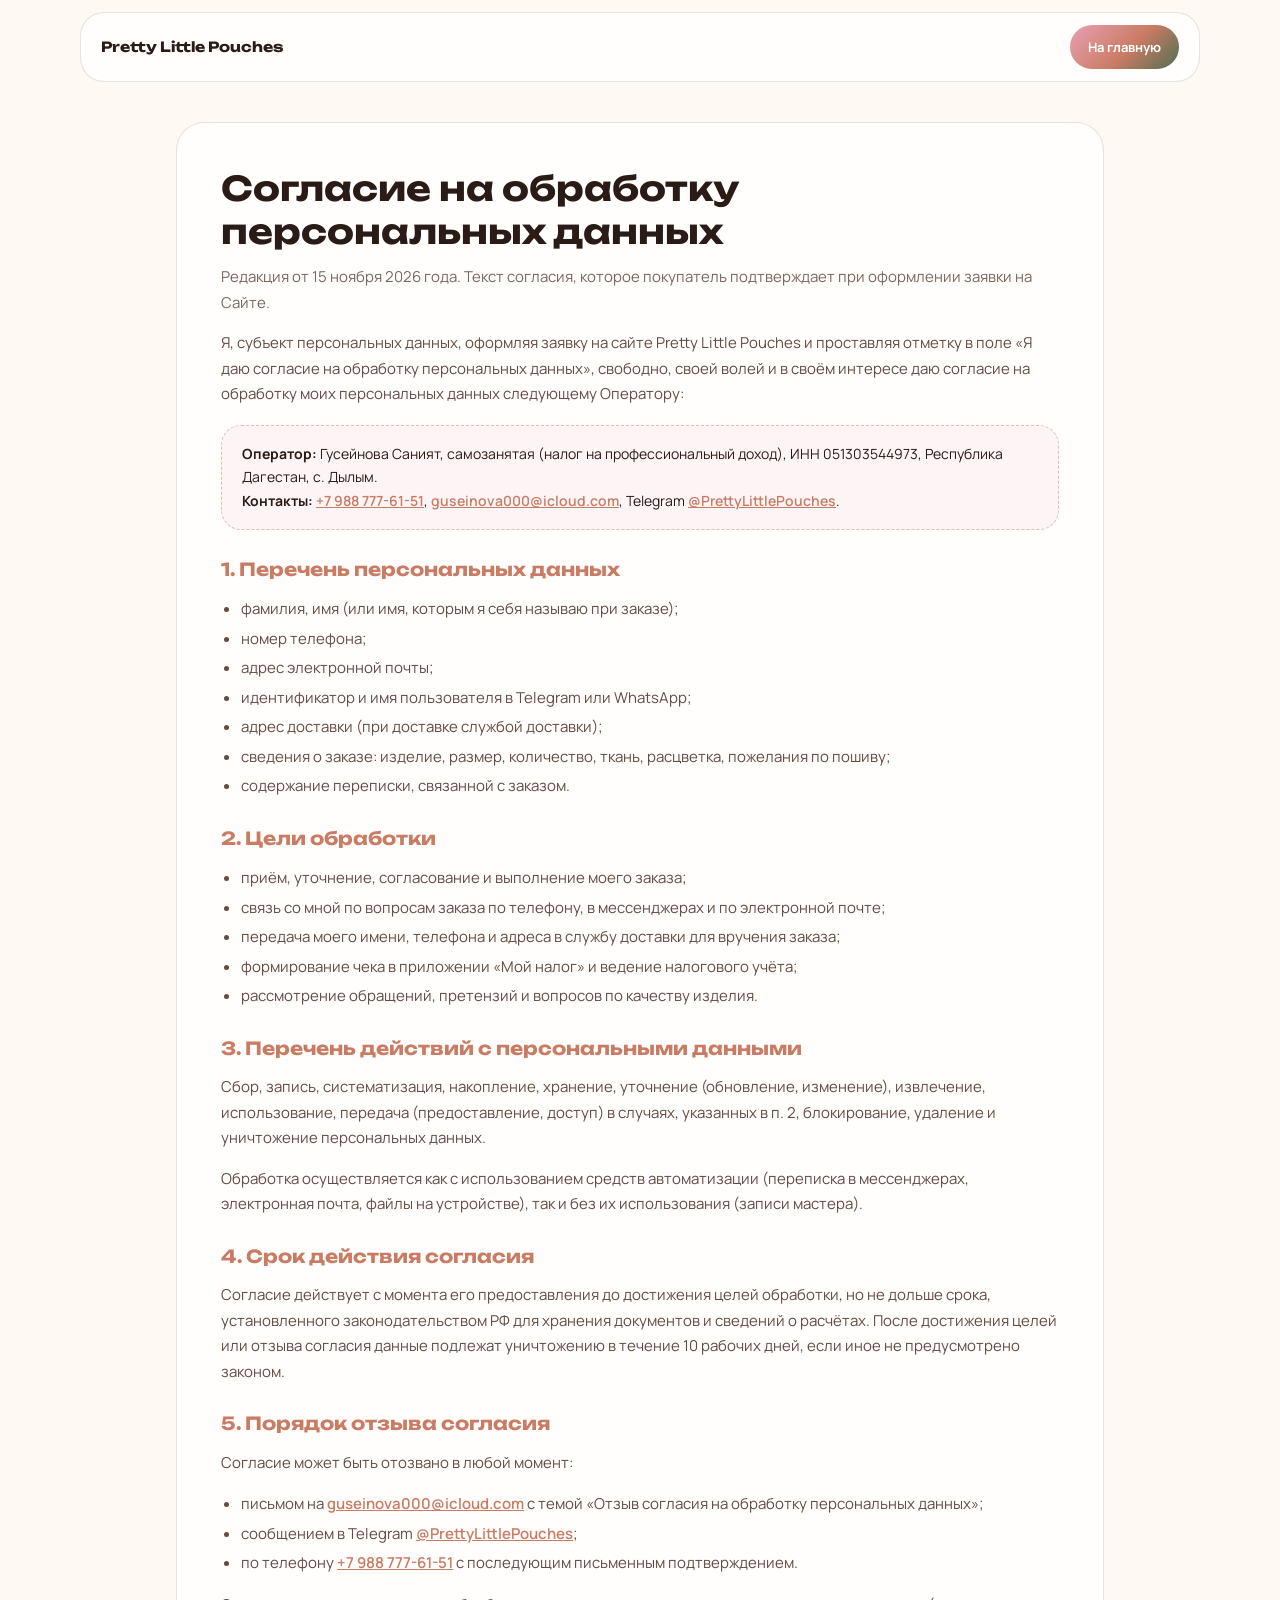
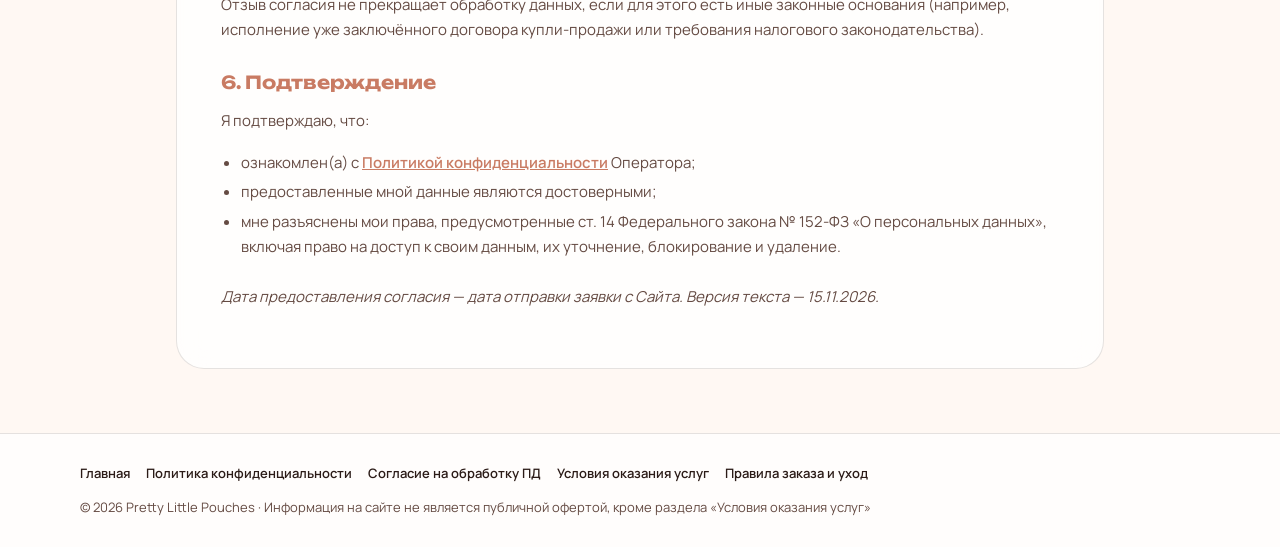
<file: consent.html>
<!doctype html>
<html lang="ru">
  <head>
    <meta charset="UTF-8" />
    <meta name="viewport" content="width=device-width, initial-scale=1.0" />
    <title>Согласие на обработку персональных данных — Pretty Little Pouches</title>
    <meta name="description" content="Текст согласия на обработку персональных данных, которое покупатель даёт при оформлении заявки на сайте Pretty Little Pouches." />
    <link rel="preconnect" href="https://fonts.googleapis.com" />
    <link rel="preconnect" href="https://fonts.gstatic.com" crossorigin />
    <link href="https://fonts.googleapis.com/css2?family=Manrope:wght@400;500;600;700&family=Unbounded:wght@600;700&display=swap" rel="stylesheet" />
    <link rel="stylesheet" href="./legal.css" />
    <script>
      if (localStorage.getItem("plp_theme_v1") === "dark") {
        document.documentElement.setAttribute("data-theme", "dark");
      }
    </script>
  </head>
  <body>
    <header>
      <a href="./index.html" class="brand font-heading">Pretty Little Pouches</a>
      <a href="./index.html" class="btn-back">На главную</a>
    </header>

    <main>
      <div class="wrap">
        <article class="doc-card">
          <h1>Согласие на обработку персональных данных</h1>
          <p class="doc-meta">Редакция от 15 ноября 2026 года. Текст согласия, которое покупатель подтверждает при оформлении заявки на Сайте.</p>

          <p>Я, субъект персональных данных, оформляя заявку на сайте Pretty Little Pouches и проставляя отметку в поле «Я даю согласие на обработку персональных данных», свободно, своей волей и в своём интересе даю согласие на обработку моих персональных данных следующему Оператору:</p>

          <div class="notice-box">
            <strong>Оператор:</strong> Гусейнова Саният, самозанятая (налог на профессиональный доход), ИНН 051303544973, Республика Дагестан, с. Дылым.<br />
            <strong>Контакты:</strong> <a href="tel:+79887776151">+7 988 777-61-51</a>, <a href="mailto:guseinova000@icloud.com">guseinova000@icloud.com</a>, Telegram <a href="https://t.me/PrettyLittlePouches" target="_blank" rel="noopener noreferrer">@PrettyLittlePouches</a>.
          </div>

          <h2>1. Перечень персональных данных</h2>
          <ul>
            <li>фамилия, имя (или имя, которым я себя называю при заказе);</li>
            <li>номер телефона;</li>
            <li>адрес электронной почты;</li>
            <li>идентификатор и имя пользователя в Telegram или WhatsApp;</li>
            <li>адрес доставки (при доставке службой доставки);</li>
            <li>сведения о заказе: изделие, размер, количество, ткань, расцветка, пожелания по пошиву;</li>
            <li>содержание переписки, связанной с заказом.</li>
          </ul>

          <h2>2. Цели обработки</h2>
          <ul>
            <li>приём, уточнение, согласование и выполнение моего заказа;</li>
            <li>связь со мной по вопросам заказа по телефону, в мессенджерах и по электронной почте;</li>
            <li>передача моего имени, телефона и адреса в службу доставки для вручения заказа;</li>
            <li>формирование чека в приложении «Мой налог» и ведение налогового учёта;</li>
            <li>рассмотрение обращений, претензий и вопросов по качеству изделия.</li>
          </ul>

          <h2>3. Перечень действий с персональными данными</h2>
          <p>Сбор, запись, систематизация, накопление, хранение, уточнение (обновление, изменение), извлечение, использование, передача (предоставление, доступ) в случаях, указанных в п. 2, блокирование, удаление и уничтожение персональных данных.</p>
          <p>Обработка осуществляется как с использованием средств автоматизации (переписка в мессенджерах, электронная почта, файлы на устройстве), так и без их использования (записи мастера).</p>

          <h2>4. Срок действия согласия</h2>
          <p>Согласие действует с момента его предоставления до достижения целей обработки, но не дольше срока, установленного законодательством РФ для хранения документов и сведений о расчётах. После достижения целей или отзыва согласия данные подлежат уничтожению в течение 10 рабочих дней, если иное не предусмотрено законом.</p>

          <h2>5. Порядок отзыва согласия</h2>
          <p>Согласие может быть отозвано в любой момент:</p>
          <ul>
            <li>письмом на <a href="mailto:guseinova000@icloud.com">guseinova000@icloud.com</a> с темой «Отзыв согласия на обработку персональных данных»;</li>
            <li>сообщением в Telegram <a href="https://t.me/PrettyLittlePouches" target="_blank" rel="noopener noreferrer">@PrettyLittlePouches</a>;</li>
            <li>по телефону <a href="tel:+79887776151">+7 988 777-61-51</a> с последующим письменным подтверждением.</li>
          </ul>
          <p>Отзыв согласия не прекращает обработку данных, если для этого есть иные законные основания (например, исполнение уже заключённого договора купли-продажи или требования налогового законодательства).</p>

          <h2>6. Подтверждение</h2>
          <p>Я подтверждаю, что:</p>
          <ul>
            <li>ознакомлен(а) с <a href="./privacy.html">Политикой конфиденциальности</a> Оператора;</li>
            <li>предоставленные мной данные являются достоверными;</li>
            <li>мне разъяснены мои права, предусмотренные ст. 14 Федерального закона № 152-ФЗ «О персональных данных», включая право на доступ к своим данным, их уточнение, блокирование и удаление.</li>
          </ul>

          <p class="doc-sign">Дата предоставления согласия — дата отправки заявки с Сайта. Версия текста — 15.11.2026.</p>
        </article>
      </div>
    </main>

    <footer>
      <div class="footer-inner">
        <div class="footer-links">
          <a href="./index.html">Главная</a>
          <a href="./privacy.html">Политика конфиденциальности</a>
          <a href="./consent.html">Согласие на обработку ПД</a>
          <a href="./offer.html">Условия оказания услуг</a>
          <a href="./rules.html">Правила заказа и уход</a>
        </div>
        <div>© 2026 Pretty Little Pouches · Информация на сайте не является публичной офертой, кроме раздела «Условия оказания услуг»</div>
      </div>
    </footer>
  </body>
</html>
</file>
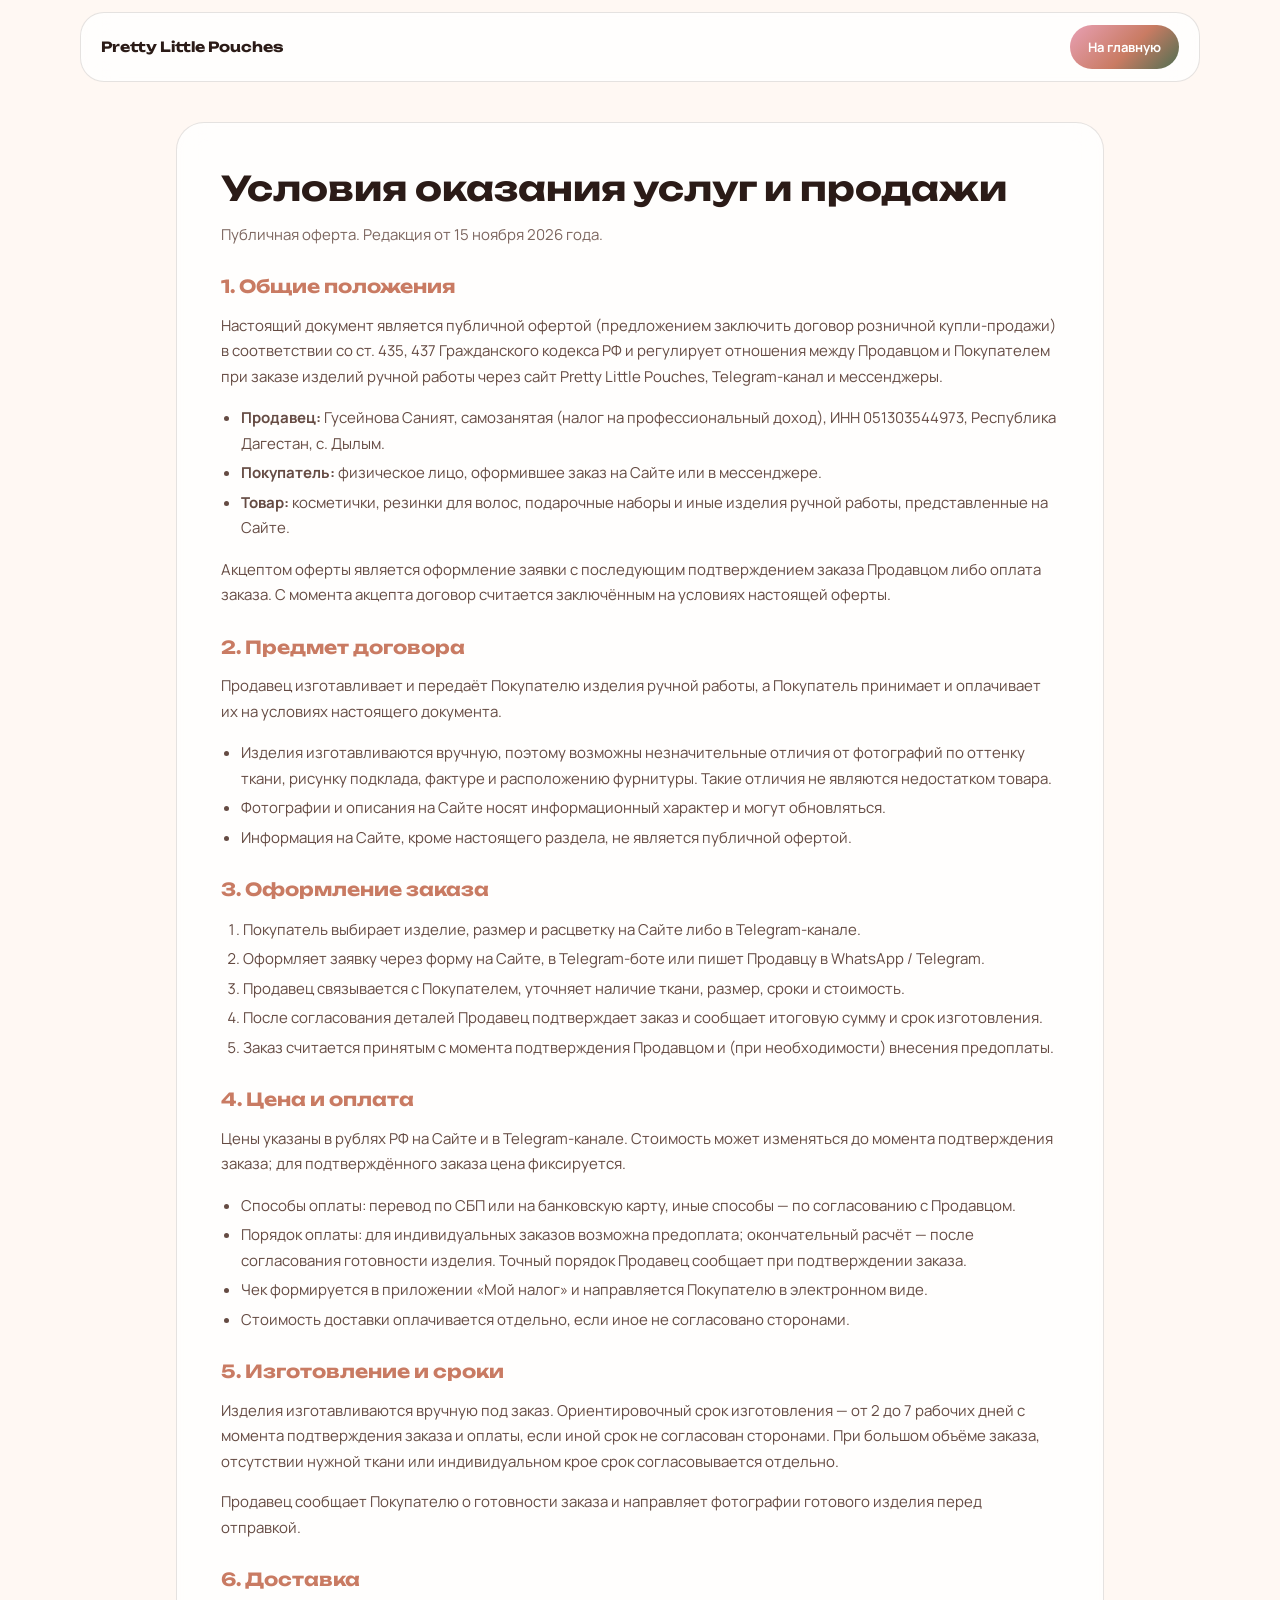
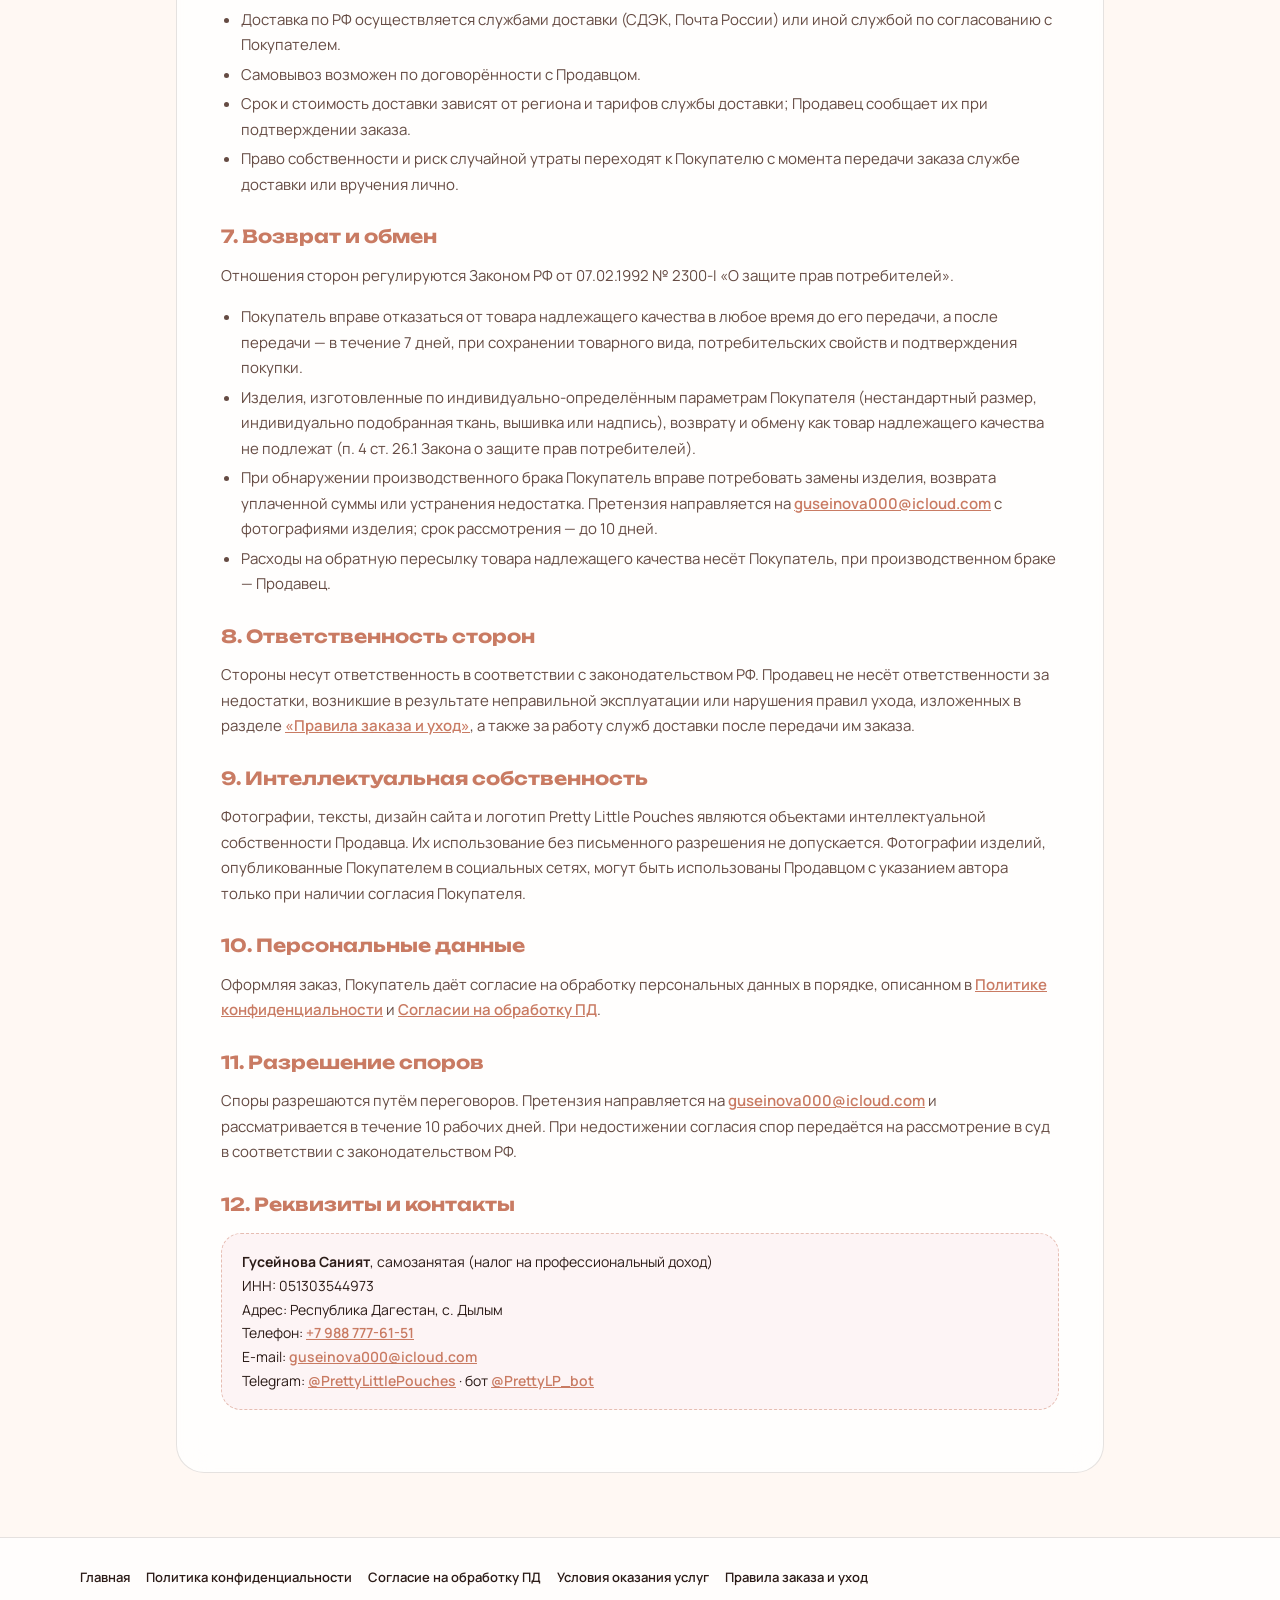
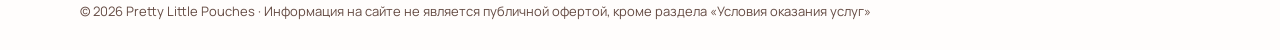
<file: offer.html>
<!doctype html>
<html lang="ru">
  <head>
    <meta charset="UTF-8" />
    <meta name="viewport" content="width=device-width, initial-scale=1.0" />
    <title>Условия оказания услуг и продажи — Pretty Little Pouches</title>
    <meta name="description" content="Условия заказа, оплаты, изготовления, доставки и возврата изделий ручной работы Pretty Little Pouches." />
    <link rel="preconnect" href="https://fonts.googleapis.com" />
    <link rel="preconnect" href="https://fonts.gstatic.com" crossorigin />
    <link href="https://fonts.googleapis.com/css2?family=Manrope:wght@400;500;600;700&family=Unbounded:wght@600;700&display=swap" rel="stylesheet" />
    <link rel="stylesheet" href="./legal.css" />
    <script>
      if (localStorage.getItem("plp_theme_v1") === "dark") {
        document.documentElement.setAttribute("data-theme", "dark");
      }
    </script>
  </head>
  <body>
    <header>
      <a href="./index.html" class="brand font-heading">Pretty Little Pouches</a>
      <a href="./index.html" class="btn-back">На главную</a>
    </header>

    <main>
      <div class="wrap">
        <article class="doc-card">
          <h1>Условия оказания услуг и продажи</h1>
          <p class="doc-meta">Публичная оферта. Редакция от 15 ноября 2026 года.</p>

          <h2>1. Общие положения</h2>
          <p>Настоящий документ является публичной офертой (предложением заключить договор розничной купли-продажи) в соответствии со ст. 435, 437 Гражданского кодекса РФ и регулирует отношения между Продавцом и Покупателем при заказе изделий ручной работы через сайт Pretty Little Pouches, Telegram-канал и мессенджеры.</p>
          <ul>
            <li><strong>Продавец:</strong> Гусейнова Саният, самозанятая (налог на профессиональный доход), ИНН 051303544973, Республика Дагестан, с. Дылым.</li>
            <li><strong>Покупатель:</strong> физическое лицо, оформившее заказ на Сайте или в мессенджере.</li>
            <li><strong>Товар:</strong> косметички, резинки для волос, подарочные наборы и иные изделия ручной работы, представленные на Сайте.</li>
          </ul>
          <p>Акцептом оферты является оформление заявки с последующим подтверждением заказа Продавцом либо оплата заказа. С момента акцепта договор считается заключённым на условиях настоящей оферты.</p>

          <h2>2. Предмет договора</h2>
          <p>Продавец изготавливает и передаёт Покупателю изделия ручной работы, а Покупатель принимает и оплачивает их на условиях настоящего документа.</p>
          <ul>
            <li>Изделия изготавливаются вручную, поэтому возможны незначительные отличия от фотографий по оттенку ткани, рисунку подклада, фактуре и расположению фурнитуры. Такие отличия не являются недостатком товара.</li>
            <li>Фотографии и описания на Сайте носят информационный характер и могут обновляться.</li>
            <li>Информация на Сайте, кроме настоящего раздела, не является публичной офертой.</li>
          </ul>

          <h2>3. Оформление заказа</h2>
          <ol>
            <li>Покупатель выбирает изделие, размер и расцветку на Сайте либо в Telegram-канале.</li>
            <li>Оформляет заявку через форму на Сайте, в Telegram-боте или пишет Продавцу в WhatsApp / Telegram.</li>
            <li>Продавец связывается с Покупателем, уточняет наличие ткани, размер, сроки и стоимость.</li>
            <li>После согласования деталей Продавец подтверждает заказ и сообщает итоговую сумму и срок изготовления.</li>
            <li>Заказ считается принятым с момента подтверждения Продавцом и (при необходимости) внесения предоплаты.</li>
          </ol>

          <h2>4. Цена и оплата</h2>
          <p>Цены указаны в рублях РФ на Сайте и в Telegram-канале. Стоимость может изменяться до момента подтверждения заказа; для подтверждённого заказа цена фиксируется.</p>
          <ul>
            <li>Способы оплаты: перевод по СБП или на банковскую карту, иные способы — по согласованию с Продавцом.</li>
            <li>Порядок оплаты: для индивидуальных заказов возможна предоплата; окончательный расчёт — после согласования готовности изделия. Точный порядок Продавец сообщает при подтверждении заказа.</li>
            <li>Чек формируется в приложении «Мой налог» и направляется Покупателю в электронном виде.</li>
            <li>Стоимость доставки оплачивается отдельно, если иное не согласовано сторонами.</li>
          </ul>

          <h2>5. Изготовление и сроки</h2>
          <p>Изделия изготавливаются вручную под заказ. Ориентировочный срок изготовления — от 2 до 7 рабочих дней с момента подтверждения заказа и оплаты, если иной срок не согласован сторонами. При большом объёме заказа, отсутствии нужной ткани или индивидуальном крое срок согласовывается отдельно.</p>
          <p>Продавец сообщает Покупателю о готовности заказа и направляет фотографии готового изделия перед отправкой.</p>

          <h2>6. Доставка</h2>
          <ul>
            <li>Доставка по РФ осуществляется службами доставки (СДЭК, Почта России) или иной службой по согласованию с Покупателем.</li>
            <li>Самовывоз возможен по договорённости с Продавцом.</li>
            <li>Срок и стоимость доставки зависят от региона и тарифов службы доставки; Продавец сообщает их при подтверждении заказа.</li>
            <li>Право собственности и риск случайной утраты переходят к Покупателю с момента передачи заказа службе доставки или вручения лично.</li>
          </ul>

          <h2>7. Возврат и обмен</h2>
          <p>Отношения сторон регулируются Законом РФ от 07.02.1992 № 2300-I «О защите прав потребителей».</p>
          <ul>
            <li>Покупатель вправе отказаться от товара надлежащего качества в любое время до его передачи, а после передачи — в течение 7 дней, при сохранении товарного вида, потребительских свойств и подтверждения покупки.</li>
            <li>Изделия, изготовленные по индивидуально-определённым параметрам Покупателя (нестандартный размер, индивидуально подобранная ткань, вышивка или надпись), возврату и обмену как товар надлежащего качества не подлежат (п. 4 ст. 26.1 Закона о защите прав потребителей).</li>
            <li>При обнаружении производственного брака Покупатель вправе потребовать замены изделия, возврата уплаченной суммы или устранения недостатка. Претензия направляется на <a href="mailto:guseinova000@icloud.com">guseinova000@icloud.com</a> с фотографиями изделия; срок рассмотрения — до 10 дней.</li>
            <li>Расходы на обратную пересылку товара надлежащего качества несёт Покупатель, при производственном браке — Продавец.</li>
          </ul>

          <h2>8. Ответственность сторон</h2>
          <p>Стороны несут ответственность в соответствии с законодательством РФ. Продавец не несёт ответственности за недостатки, возникшие в результате неправильной эксплуатации или нарушения правил ухода, изложенных в разделе <a href="./rules.html">«Правила заказа и уход»</a>, а также за работу служб доставки после передачи им заказа.</p>

          <h2>9. Интеллектуальная собственность</h2>
          <p>Фотографии, тексты, дизайн сайта и логотип Pretty Little Pouches являются объектами интеллектуальной собственности Продавца. Их использование без письменного разрешения не допускается. Фотографии изделий, опубликованные Покупателем в социальных сетях, могут быть использованы Продавцом с указанием автора только при наличии согласия Покупателя.</p>

          <h2>10. Персональные данные</h2>
          <p>Оформляя заказ, Покупатель даёт согласие на обработку персональных данных в порядке, описанном в <a href="./privacy.html">Политике конфиденциальности</a> и <a href="./consent.html">Согласии на обработку ПД</a>.</p>

          <h2>11. Разрешение споров</h2>
          <p>Споры разрешаются путём переговоров. Претензия направляется на <a href="mailto:guseinova000@icloud.com">guseinova000@icloud.com</a> и рассматривается в течение 10 рабочих дней. При недостижении согласия спор передаётся на рассмотрение в суд в соответствии с законодательством РФ.</p>

          <h2>12. Реквизиты и контакты</h2>
          <div class="notice-box">
            <strong>Гусейнова Саният</strong>, самозанятая (налог на профессиональный доход)<br />
            ИНН: 051303544973<br />
            Адрес: Республика Дагестан, с. Дылым<br />
            Телефон: <a href="tel:+79887776151">+7 988 777-61-51</a><br />
            E-mail: <a href="mailto:guseinova000@icloud.com">guseinova000@icloud.com</a><br />
            Telegram: <a href="https://t.me/PrettyLittlePouches" target="_blank" rel="noopener noreferrer">@PrettyLittlePouches</a> · бот <a href="https://t.me/PrettyLP_bot" target="_blank" rel="noopener noreferrer">@PrettyLP_bot</a>
          </div>
        </article>
      </div>
    </main>

    <footer>
      <div class="footer-inner">
        <div class="footer-links">
          <a href="./index.html">Главная</a>
          <a href="./privacy.html">Политика конфиденциальности</a>
          <a href="./consent.html">Согласие на обработку ПД</a>
          <a href="./offer.html">Условия оказания услуг</a>
          <a href="./rules.html">Правила заказа и уход</a>
        </div>
        <div>© 2026 Pretty Little Pouches · Информация на сайте не является публичной офертой, кроме раздела «Условия оказания услуг»</div>
      </div>
    </footer>
  </body>
</html>
</file>
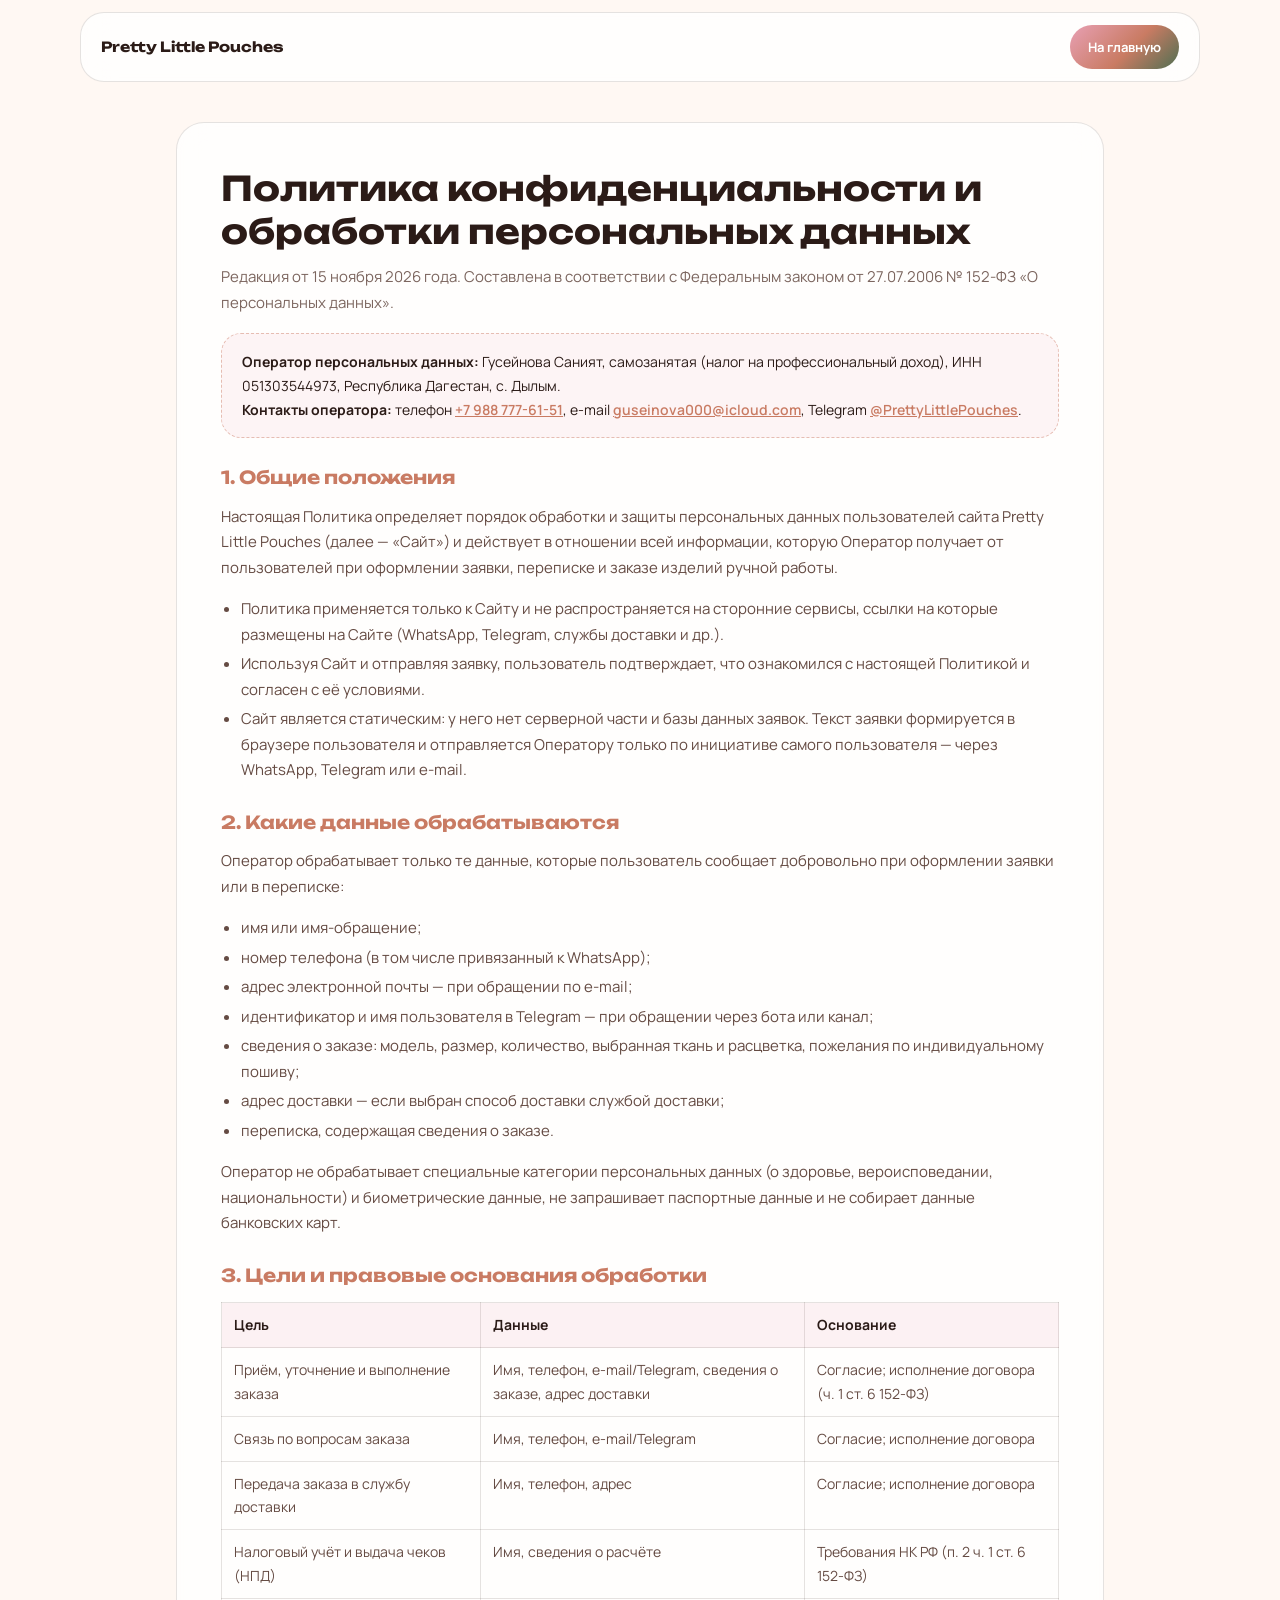
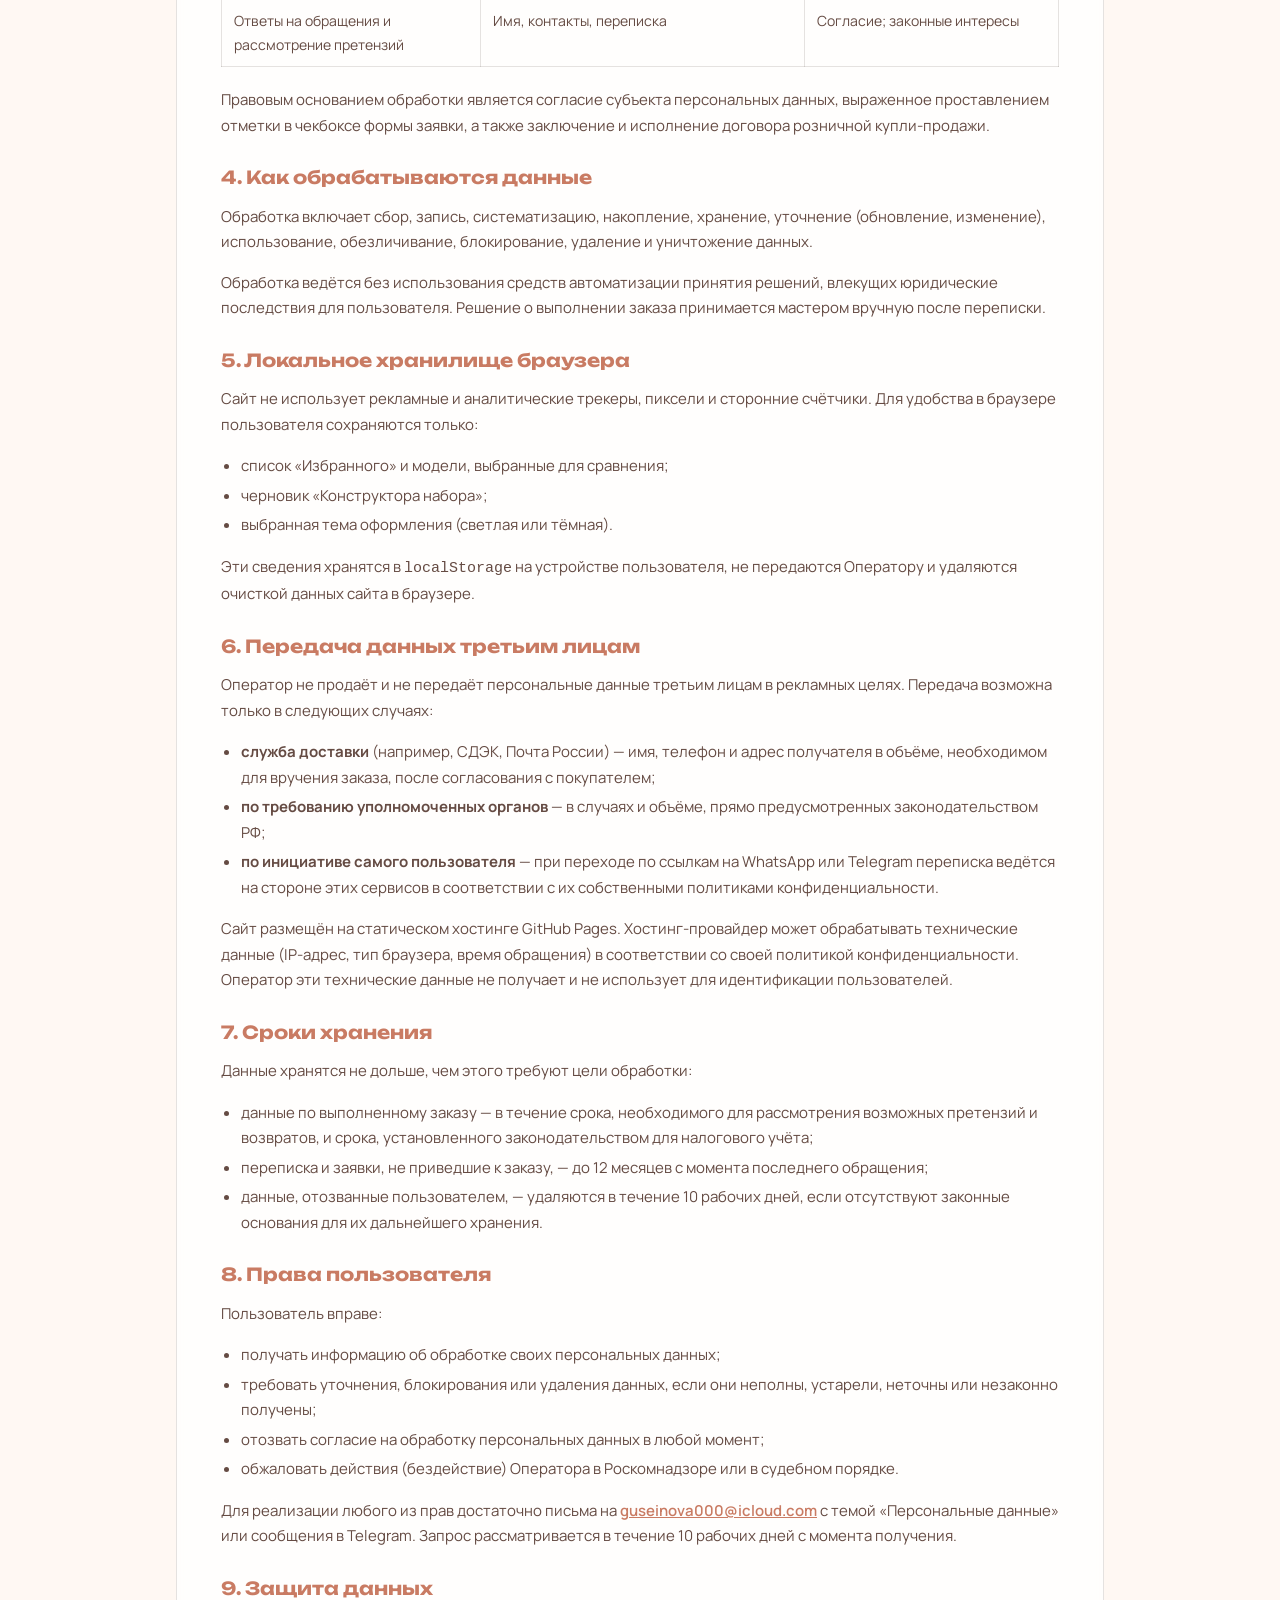
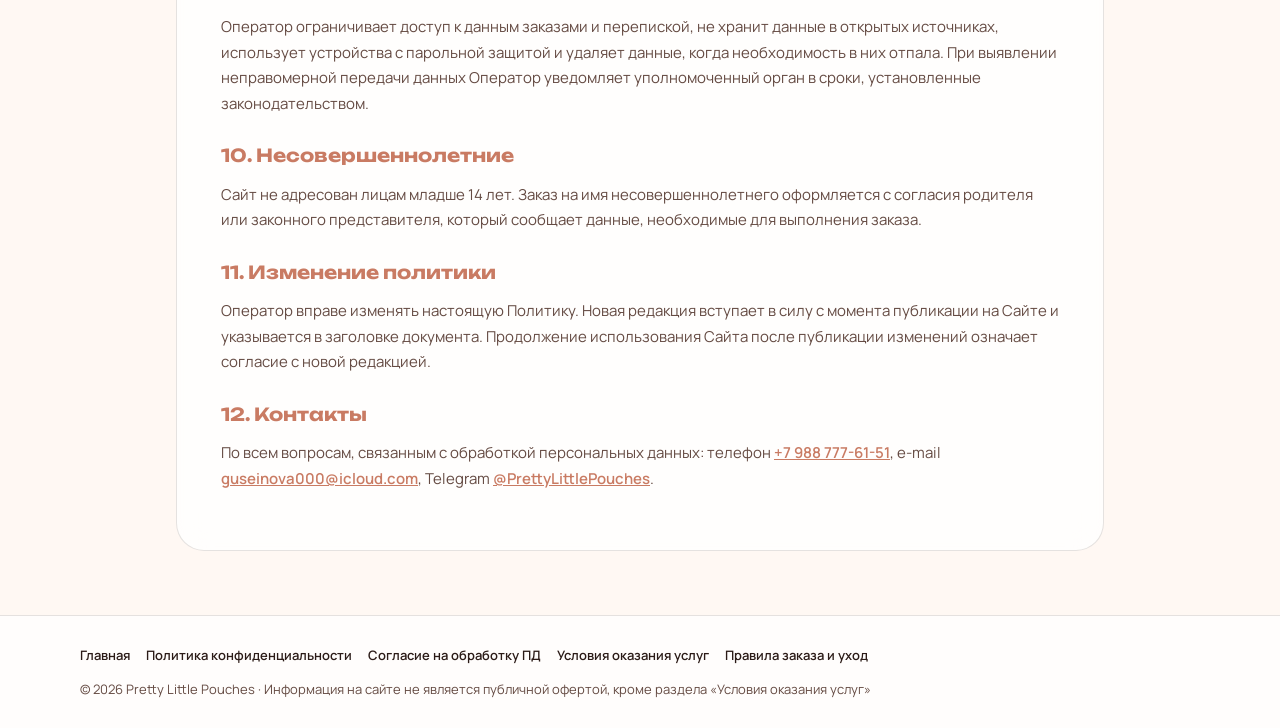
<file: privacy.html>
<!doctype html>
<html lang="ru">
  <head>
    <meta charset="UTF-8" />
    <meta name="viewport" content="width=device-width, initial-scale=1.0" />
    <title>Политика конфиденциальности — Pretty Little Pouches</title>
    <meta name="description" content="Политика конфиденциальности и обработки персональных данных интернет-витрины Pretty Little Pouches: какие данные собираются, зачем, как хранятся и как отозвать согласие." />
    <link rel="preconnect" href="https://fonts.googleapis.com" />
    <link rel="preconnect" href="https://fonts.gstatic.com" crossorigin />
    <link href="https://fonts.googleapis.com/css2?family=Manrope:wght@400;500;600;700&family=Unbounded:wght@600;700&display=swap" rel="stylesheet" />
    <link rel="stylesheet" href="./legal.css" />
    <script>
      if (localStorage.getItem("plp_theme_v1") === "dark") {
        document.documentElement.setAttribute("data-theme", "dark");
      }
    </script>
  </head>
  <body>
    <header>
      <a href="./index.html" class="brand font-heading">Pretty Little Pouches</a>
      <a href="./index.html" class="btn-back">На главную</a>
    </header>

    <main>
      <div class="wrap">
        <article class="doc-card">
          <h1>Политика конфиденциальности и обработки персональных данных</h1>
          <p class="doc-meta">Редакция от 15 ноября 2026 года. Составлена в соответствии с Федеральным законом от 27.07.2006 № 152-ФЗ «О персональных данных».</p>

          <div class="notice-box">
            <strong>Оператор персональных данных:</strong> Гусейнова Саният, самозанятая (налог на профессиональный доход), ИНН 051303544973, Республика Дагестан, с. Дылым.<br />
            <strong>Контакты оператора:</strong> телефон <a href="tel:+79887776151">+7 988 777-61-51</a>, e-mail <a href="mailto:guseinova000@icloud.com">guseinova000@icloud.com</a>, Telegram <a href="https://t.me/PrettyLittlePouches" target="_blank" rel="noopener noreferrer">@PrettyLittlePouches</a>.
          </div>

          <h2>1. Общие положения</h2>
          <p>Настоящая Политика определяет порядок обработки и защиты персональных данных пользователей сайта Pretty Little Pouches (далее — «Сайт») и действует в отношении всей информации, которую Оператор получает от пользователей при оформлении заявки, переписке и заказе изделий ручной работы.</p>
          <ul>
            <li>Политика применяется только к Сайту и не распространяется на сторонние сервисы, ссылки на которые размещены на Сайте (WhatsApp, Telegram, службы доставки и др.).</li>
            <li>Используя Сайт и отправляя заявку, пользователь подтверждает, что ознакомился с настоящей Политикой и согласен с её условиями.</li>
            <li>Сайт является статическим: у него нет серверной части и базы данных заявок. Текст заявки формируется в браузере пользователя и отправляется Оператору только по инициативе самого пользователя — через WhatsApp, Telegram или e-mail.</li>
          </ul>

          <h2>2. Какие данные обрабатываются</h2>
          <p>Оператор обрабатывает только те данные, которые пользователь сообщает добровольно при оформлении заявки или в переписке:</p>
          <ul>
            <li>имя или имя-обращение;</li>
            <li>номер телефона (в том числе привязанный к WhatsApp);</li>
            <li>адрес электронной почты — при обращении по e-mail;</li>
            <li>идентификатор и имя пользователя в Telegram — при обращении через бота или канал;</li>
            <li>сведения о заказе: модель, размер, количество, выбранная ткань и расцветка, пожелания по индивидуальному пошиву;</li>
            <li>адрес доставки — если выбран способ доставки службой доставки;</li>
            <li>переписка, содержащая сведения о заказе.</li>
          </ul>
          <p>Оператор не обрабатывает специальные категории персональных данных (о здоровье, вероисповедании, национальности) и биометрические данные, не запрашивает паспортные данные и не собирает данные банковских карт.</p>

          <h2>3. Цели и правовые основания обработки</h2>
          <table>
            <thead>
              <tr><th>Цель</th><th>Данные</th><th>Основание</th></tr>
            </thead>
            <tbody>
              <tr><td>Приём, уточнение и выполнение заказа</td><td>Имя, телефон, e-mail/Telegram, сведения о заказе, адрес доставки</td><td>Согласие; исполнение договора (ч. 1 ст. 6 152-ФЗ)</td></tr>
              <tr><td>Связь по вопросам заказа</td><td>Имя, телефон, e-mail/Telegram</td><td>Согласие; исполнение договора</td></tr>
              <tr><td>Передача заказа в службу доставки</td><td>Имя, телефон, адрес</td><td>Согласие; исполнение договора</td></tr>
              <tr><td>Налоговый учёт и выдача чеков (НПД)</td><td>Имя, сведения о расчёте</td><td>Требования НК РФ (п. 2 ч. 1 ст. 6 152-ФЗ)</td></tr>
              <tr><td>Ответы на обращения и рассмотрение претензий</td><td>Имя, контакты, переписка</td><td>Согласие; законные интересы</td></tr>
            </tbody>
          </table>
          <p>Правовым основанием обработки является согласие субъекта персональных данных, выраженное проставлением отметки в чекбоксе формы заявки, а также заключение и исполнение договора розничной купли-продажи.</p>

          <h2>4. Как обрабатываются данные</h2>
          <p>Обработка включает сбор, запись, систематизацию, накопление, хранение, уточнение (обновление, изменение), использование, обезличивание, блокирование, удаление и уничтожение данных.</p>
          <p>Обработка ведётся без использования средств автоматизации принятия решений, влекущих юридические последствия для пользователя. Решение о выполнении заказа принимается мастером вручную после переписки.</p>

          <h2>5. Локальное хранилище браузера</h2>
          <p>Сайт не использует рекламные и аналитические трекеры, пиксели и сторонние счётчики. Для удобства в браузере пользователя сохраняются только:</p>
          <ul>
            <li>список «Избранного» и модели, выбранные для сравнения;</li>
            <li>черновик «Конструктора набора»;</li>
            <li>выбранная тема оформления (светлая или тёмная).</li>
          </ul>
          <p>Эти сведения хранятся в <code>localStorage</code> на устройстве пользователя, не передаются Оператору и удаляются очисткой данных сайта в браузере.</p>

          <h2>6. Передача данных третьим лицам</h2>
          <p>Оператор не продаёт и не передаёт персональные данные третьим лицам в рекламных целях. Передача возможна только в следующих случаях:</p>
          <ul>
            <li><strong>служба доставки</strong> (например, СДЭК, Почта России) — имя, телефон и адрес получателя в объёме, необходимом для вручения заказа, после согласования с покупателем;</li>
            <li><strong>по требованию уполномоченных органов</strong> — в случаях и объёме, прямо предусмотренных законодательством РФ;</li>
            <li><strong>по инициативе самого пользователя</strong> — при переходе по ссылкам на WhatsApp или Telegram переписка ведётся на стороне этих сервисов в соответствии с их собственными политиками конфиденциальности.</li>
          </ul>
          <p>Сайт размещён на статическом хостинге GitHub Pages. Хостинг-провайдер может обрабатывать технические данные (IP-адрес, тип браузера, время обращения) в соответствии со своей политикой конфиденциальности. Оператор эти технические данные не получает и не использует для идентификации пользователей.</p>

          <h2>7. Сроки хранения</h2>
          <p>Данные хранятся не дольше, чем этого требуют цели обработки:</p>
          <ul>
            <li>данные по выполненному заказу — в течение срока, необходимого для рассмотрения возможных претензий и возвратов, и срока, установленного законодательством для налогового учёта;</li>
            <li>переписка и заявки, не приведшие к заказу, — до 12 месяцев с момента последнего обращения;</li>
            <li>данные, отозванные пользователем, — удаляются в течение 10 рабочих дней, если отсутствуют законные основания для их дальнейшего хранения.</li>
          </ul>

          <h2>8. Права пользователя</h2>
          <p>Пользователь вправе:</p>
          <ul>
            <li>получать информацию об обработке своих персональных данных;</li>
            <li>требовать уточнения, блокирования или удаления данных, если они неполны, устарели, неточны или незаконно получены;</li>
            <li>отозвать согласие на обработку персональных данных в любой момент;</li>
            <li>обжаловать действия (бездействие) Оператора в Роскомнадзоре или в судебном порядке.</li>
          </ul>
          <p>Для реализации любого из прав достаточно письма на <a href="mailto:guseinova000@icloud.com">guseinova000@icloud.com</a> с темой «Персональные данные» или сообщения в Telegram. Запрос рассматривается в течение 10 рабочих дней с момента получения.</p>

          <h2>9. Защита данных</h2>
          <p>Оператор ограничивает доступ к данным заказами и перепиской, не хранит данные в открытых источниках, использует устройства с парольной защитой и удаляет данные, когда необходимость в них отпала. При выявлении неправомерной передачи данных Оператор уведомляет уполномоченный орган в сроки, установленные законодательством.</p>

          <h2>10. Несовершеннолетние</h2>
          <p>Сайт не адресован лицам младше 14 лет. Заказ на имя несовершеннолетнего оформляется с согласия родителя или законного представителя, который сообщает данные, необходимые для выполнения заказа.</p>

          <h2>11. Изменение политики</h2>
          <p>Оператор вправе изменять настоящую Политику. Новая редакция вступает в силу с момента публикации на Сайте и указывается в заголовке документа. Продолжение использования Сайта после публикации изменений означает согласие с новой редакцией.</p>

          <h2>12. Контакты</h2>
          <p>По всем вопросам, связанным с обработкой персональных данных: телефон <a href="tel:+79887776151">+7 988 777-61-51</a>, e-mail <a href="mailto:guseinova000@icloud.com">guseinova000@icloud.com</a>, Telegram <a href="https://t.me/PrettyLittlePouches" target="_blank" rel="noopener noreferrer">@PrettyLittlePouches</a>.</p>
        </article>
      </div>
    </main>

    <footer>
      <div class="footer-inner">
        <div class="footer-links">
          <a href="./index.html">Главная</a>
          <a href="./privacy.html">Политика конфиденциальности</a>
          <a href="./consent.html">Согласие на обработку ПД</a>
          <a href="./offer.html">Условия оказания услуг</a>
          <a href="./rules.html">Правила заказа и уход</a>
        </div>
        <div>© 2026 Pretty Little Pouches · Информация на сайте не является публичной офертой, кроме раздела «Условия оказания услуг»</div>
      </div>
    </footer>
  </body>
</html>
</file>
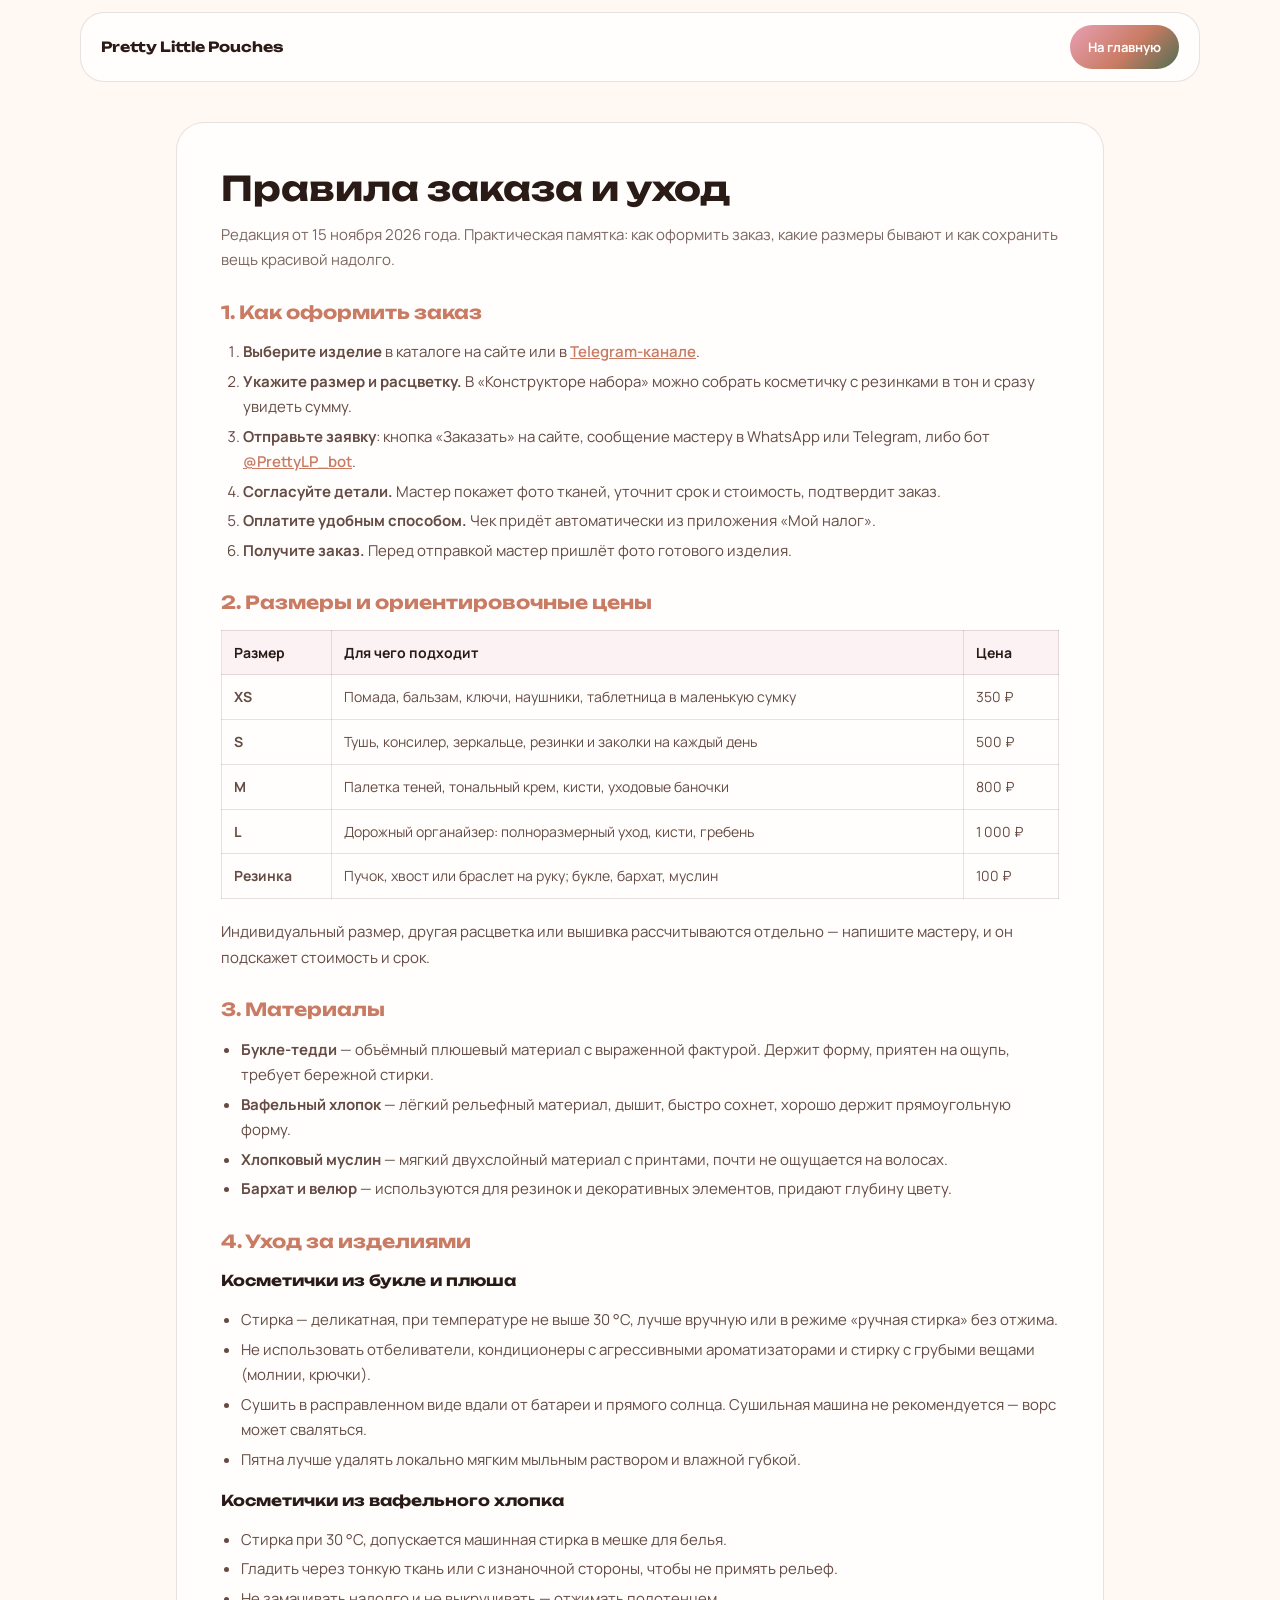
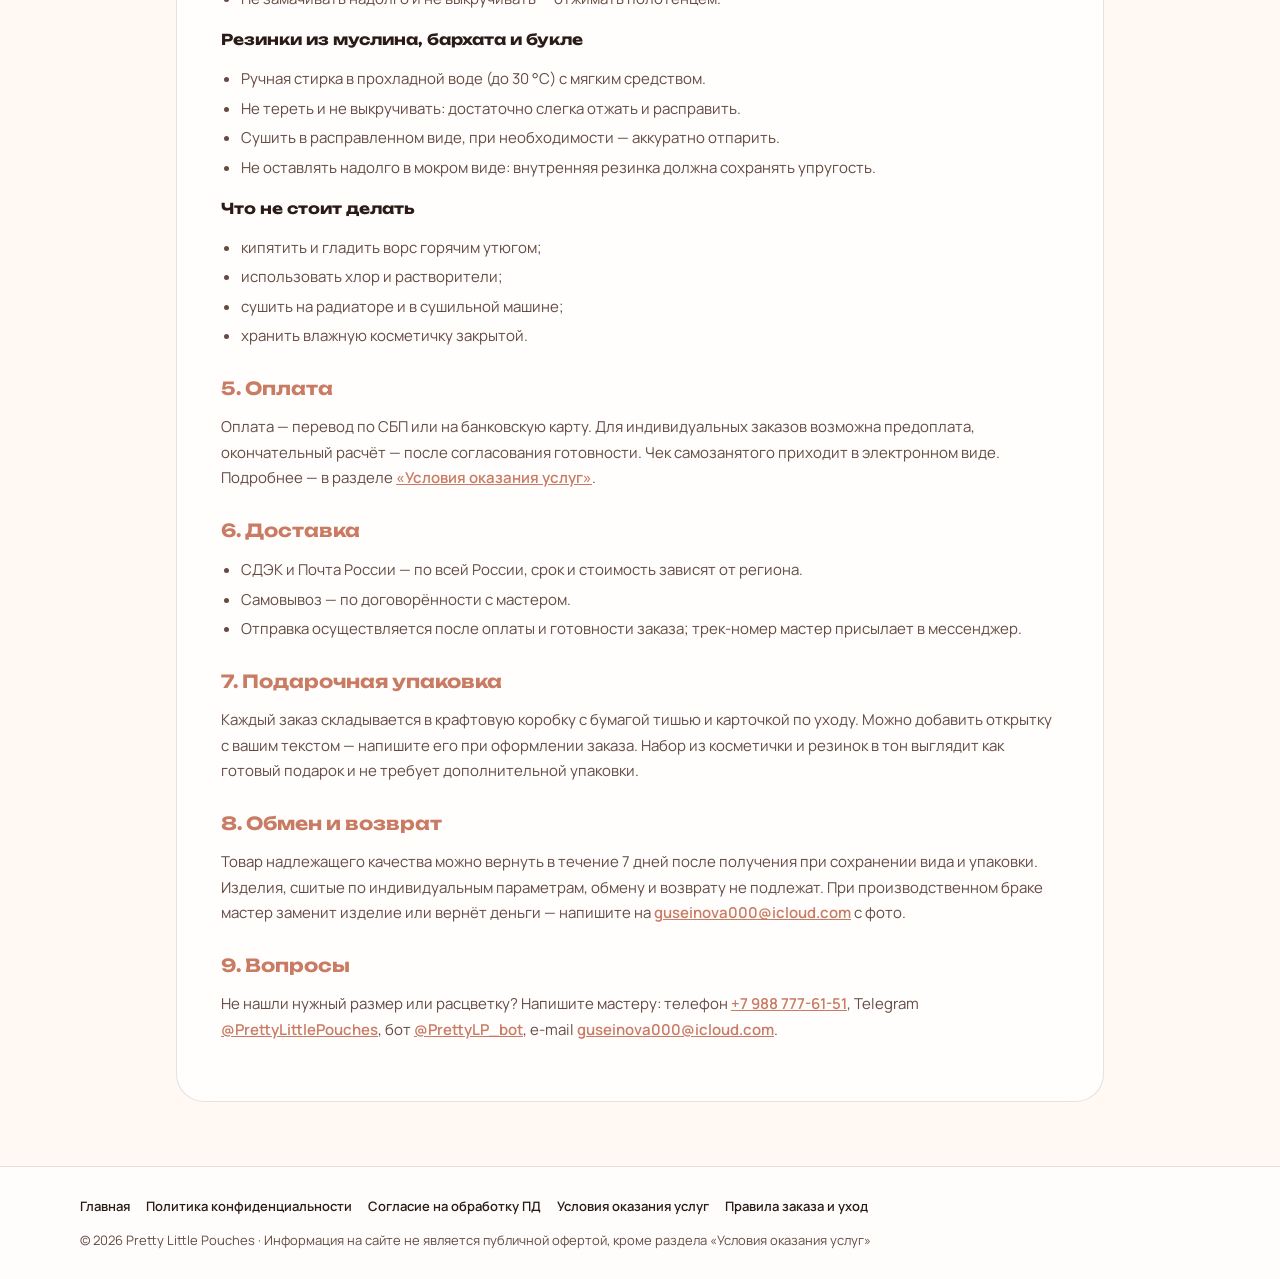
<file: rules.html>
<!doctype html>
<html lang="ru">
  <head>
    <meta charset="UTF-8" />
    <meta name="viewport" content="width=device-width, initial-scale=1.0" />
    <title>Правила заказа и уход — Pretty Little Pouches</title>
    <meta name="description" content="Как заказать косметичку ручной работы, какие бывают размеры и цены, как ухаживать за букле, вафельным хлопком и муслином, как оформить подарок." />
    <link rel="preconnect" href="https://fonts.googleapis.com" />
    <link rel="preconnect" href="https://fonts.gstatic.com" crossorigin />
    <link href="https://fonts.googleapis.com/css2?family=Manrope:wght@400;500;600;700&family=Unbounded:wght@600;700&display=swap" rel="stylesheet" />
    <link rel="stylesheet" href="./legal.css" />
    <script>
      if (localStorage.getItem("plp_theme_v1") === "dark") {
        document.documentElement.setAttribute("data-theme", "dark");
      }
    </script>
  </head>
  <body>
    <header>
      <a href="./index.html" class="brand font-heading">Pretty Little Pouches</a>
      <a href="./index.html" class="btn-back">На главную</a>
    </header>

    <main>
      <div class="wrap">
        <article class="doc-card">
          <h1>Правила заказа и уход</h1>
          <p class="doc-meta">Редакция от 15 ноября 2026 года. Практическая памятка: как оформить заказ, какие размеры бывают и как сохранить вещь красивой надолго.</p>

          <h2>1. Как оформить заказ</h2>
          <ol>
            <li><strong>Выберите изделие</strong> в каталоге на сайте или в <a href="https://t.me/PrettyLittlePouches" target="_blank" rel="noopener noreferrer">Telegram-канале</a>.</li>
            <li><strong>Укажите размер и расцветку.</strong> В «Конструкторе набора» можно собрать косметичку с резинками в тон и сразу увидеть сумму.</li>
            <li><strong>Отправьте заявку</strong>: кнопка «Заказать» на сайте, сообщение мастеру в WhatsApp или Telegram, либо бот <a href="https://t.me/PrettyLP_bot" target="_blank" rel="noopener noreferrer">@PrettyLP_bot</a>.</li>
            <li><strong>Согласуйте детали.</strong> Мастер покажет фото тканей, уточнит срок и стоимость, подтвердит заказ.</li>
            <li><strong>Оплатите удобным способом.</strong> Чек придёт автоматически из приложения «Мой налог».</li>
            <li><strong>Получите заказ.</strong> Перед отправкой мастер пришлёт фото готового изделия.</li>
          </ol>

          <h2>2. Размеры и ориентировочные цены</h2>
          <table>
            <thead>
              <tr><th>Размер</th><th>Для чего подходит</th><th>Цена</th></tr>
            </thead>
            <tbody>
              <tr><td><strong>XS</strong></td><td>Помада, бальзам, ключи, наушники, таблетница в маленькую сумку</td><td>350 ₽</td></tr>
              <tr><td><strong>S</strong></td><td>Тушь, консилер, зеркальце, резинки и заколки на каждый день</td><td>500 ₽</td></tr>
              <tr><td><strong>M</strong></td><td>Палетка теней, тональный крем, кисти, уходовые баночки</td><td>800 ₽</td></tr>
              <tr><td><strong>L</strong></td><td>Дорожный органайзер: полноразмерный уход, кисти, гребень</td><td>1 000 ₽</td></tr>
              <tr><td><strong>Резинка</strong></td><td>Пучок, хвост или браслет на руку; букле, бархат, муслин</td><td>100 ₽</td></tr>
            </tbody>
          </table>
          <p>Индивидуальный размер, другая расцветка или вышивка рассчитываются отдельно — напишите мастеру, и он подскажет стоимость и срок.</p>

          <h2>3. Материалы</h2>
          <ul>
            <li><strong>Букле-тедди</strong> — объёмный плюшевый материал с выраженной фактурой. Держит форму, приятен на ощупь, требует бережной стирки.</li>
            <li><strong>Вафельный хлопок</strong> — лёгкий рельефный материал, дышит, быстро сохнет, хорошо держит прямоугольную форму.</li>
            <li><strong>Хлопковый муслин</strong> — мягкий двухслойный материал с принтами, почти не ощущается на волосах.</li>
            <li><strong>Бархат и велюр</strong> — используются для резинок и декоративных элементов, придают глубину цвету.</li>
          </ul>

          <h2>4. Уход за изделиями</h2>
          <h3>Косметички из букле и плюша</h3>
          <ul>
            <li>Стирка — деликатная, при температуре не выше 30 °C, лучше вручную или в режиме «ручная стирка» без отжима.</li>
            <li>Не использовать отбеливатели, кондиционеры с агрессивными ароматизаторами и стирку с грубыми вещами (молнии, крючки).</li>
            <li>Сушить в расправленном виде вдали от батареи и прямого солнца. Сушильная машина не рекомендуется — ворс может сваляться.</li>
            <li>Пятна лучше удалять локально мягким мыльным раствором и влажной губкой.</li>
          </ul>

          <h3>Косметички из вафельного хлопка</h3>
          <ul>
            <li>Стирка при 30 °C, допускается машинная стирка в мешке для белья.</li>
            <li>Гладить через тонкую ткань или с изнаночной стороны, чтобы не примять рельеф.</li>
            <li>Не замачивать надолго и не выкручивать — отжимать полотенцем.</li>
          </ul>

          <h3>Резинки из муслина, бархата и букле</h3>
          <ul>
            <li>Ручная стирка в прохладной воде (до 30 °C) с мягким средством.</li>
            <li>Не тереть и не выкручивать: достаточно слегка отжать и расправить.</li>
            <li>Сушить в расправленном виде, при необходимости — аккуратно отпарить.</li>
            <li>Не оставлять надолго в мокром виде: внутренняя резинка должна сохранять упругость.</li>
          </ul>

          <h3>Что не стоит делать</h3>
          <ul>
            <li>кипятить и гладить ворс горячим утюгом;</li>
            <li>использовать хлор и растворители;</li>
            <li>сушить на радиаторе и в сушильной машине;</li>
            <li>хранить влажную косметичку закрытой.</li>
          </ul>

          <h2>5. Оплата</h2>
          <p>Оплата — перевод по СБП или на банковскую карту. Для индивидуальных заказов возможна предоплата, окончательный расчёт — после согласования готовности. Чек самозанятого приходит в электронном виде. Подробнее — в разделе <a href="./offer.html">«Условия оказания услуг»</a>.</p>

          <h2>6. Доставка</h2>
          <ul>
            <li>СДЭК и Почта России — по всей России, срок и стоимость зависят от региона.</li>
            <li>Самовывоз — по договорённости с мастером.</li>
            <li>Отправка осуществляется после оплаты и готовности заказа; трек-номер мастер присылает в мессенджер.</li>
          </ul>

          <h2>7. Подарочная упаковка</h2>
          <p>Каждый заказ складывается в крафтовую коробку с бумагой тишью и карточкой по уходу. Можно добавить открытку с вашим текстом — напишите его при оформлении заказа. Набор из косметички и резинок в тон выглядит как готовый подарок и не требует дополнительной упаковки.</p>

          <h2>8. Обмен и возврат</h2>
          <p>Товар надлежащего качества можно вернуть в течение 7 дней после получения при сохранении вида и упаковки. Изделия, сшитые по индивидуальным параметрам, обмену и возврату не подлежат. При производственном браке мастер заменит изделие или вернёт деньги — напишите на <a href="mailto:guseinova000@icloud.com">guseinova000@icloud.com</a> с фото.</p>

          <h2>9. Вопросы</h2>
          <p>Не нашли нужный размер или расцветку? Напишите мастеру: телефон <a href="tel:+79887776151">+7 988 777-61-51</a>, Telegram <a href="https://t.me/PrettyLittlePouches" target="_blank" rel="noopener noreferrer">@PrettyLittlePouches</a>, бот <a href="https://t.me/PrettyLP_bot" target="_blank" rel="noopener noreferrer">@PrettyLP_bot</a>, e-mail <a href="mailto:guseinova000@icloud.com">guseinova000@icloud.com</a>.</p>
        </article>
      </div>
    </main>

    <footer>
      <div class="footer-inner">
        <div class="footer-links">
          <a href="./index.html">Главная</a>
          <a href="./privacy.html">Политика конфиденциальности</a>
          <a href="./consent.html">Согласие на обработку ПД</a>
          <a href="./offer.html">Условия оказания услуг</a>
          <a href="./rules.html">Правила заказа и уход</a>
        </div>
        <div>© 2026 Pretty Little Pouches · Информация на сайте не является публичной офертой, кроме раздела «Условия оказания услуг»</div>
      </div>
    </footer>
  </body>
</html>
</file>
<file: legal.css>
:root {
  --dusty-pink: #E8A0B4;
  --terracotta: #C97B63;
  --mountain-green: #4F6F52;
  --cream-bg: #FFF8F3;
  --surface: rgba(255, 255, 255, 0.78);
  --text-main: #2B1B17;
  --text-muted: #654B43;
  --border-soft: rgba(43, 27, 23, 0.12);
  --accent-gradient: linear-gradient(135deg, #E8A0B4, #C97B63 55%, #4F6F52);
}

[data-theme="dark"] {
  --cream-bg: #1C1412;
  --surface: rgba(38, 28, 25, 0.85);
  --text-main: #FBF3EE;
  --text-muted: #D3BEB6;
  --border-soft: rgba(251, 243, 238, 0.14);
}

* { box-sizing: border-box; }

body {
  margin: 0;
  font-family: "Manrope", system-ui, sans-serif;
  background-color: var(--cream-bg);
  color: var(--text-main);
  line-height: 1.7;
  min-height: 100vh;
  display: flex;
  flex-direction: column;
}

h1, h2, h3, .font-heading {
  font-family: "Unbounded", system-ui, sans-serif;
  line-height: 1.25;
}

.wrap {
  width: 100%;
  max-width: 960px;
  margin: 0 auto;
  padding: 0 16px;
}

header {
  position: sticky;
  top: 12px;
  z-index: 30;
  margin: 12px auto 0;
  width: calc(100% - 24px);
  max-width: 1120px;
  background: var(--surface);
  backdrop-filter: blur(16px);
  border: 1px solid var(--border-soft);
  border-radius: 24px;
  padding: 12px 20px;
  display: flex;
  align-items: center;
  justify-content: space-between;
  gap: 12px;
}

.brand {
  display: inline-flex;
  align-items: center;
  gap: 10px;
  text-decoration: none;
  color: var(--text-main);
  font-weight: 700;
  font-size: 14px;
}

.btn-back {
  display: inline-flex;
  align-items: center;
  min-height: 44px;
  padding: 10px 18px;
  border-radius: 9999px;
  background: var(--accent-gradient);
  color: #fff;
  text-decoration: none;
  font-weight: 700;
  font-size: 13px;
}

main {
  flex: 1;
  padding: 40px 0 64px;
}

.doc-card {
  background: var(--surface);
  backdrop-filter: blur(16px);
  border: 1px solid var(--border-soft);
  border-radius: 28px;
  padding: 28px;
}

@media (min-width: 640px) {
  .doc-card { padding: 44px; }
}

.doc-card h1 {
  font-size: clamp(22px, 3.6vw, 34px);
  margin: 0 0 12px;
}

.doc-card h2 {
  font-size: 18px;
  margin: 28px 0 10px;
  color: var(--terracotta);
}

.doc-card p, .doc-card li {
  color: var(--text-muted);
  font-size: 15px;
}

.doc-card ul {
  padding-left: 20px;
}

.doc-card ol {
  padding-left: 22px;
}

.doc-card li {
  margin-bottom: 4px;
}

.doc-card h3 {
  font-size: 15px;
  margin: 20px 0 8px;
  color: var(--text-main);
}

.doc-card a {
  color: var(--terracotta);
  font-weight: 600;
}

.doc-card table {
  width: 100%;
  border-collapse: collapse;
  margin: 16px 0 20px;
  font-size: 14px;
}

.doc-card th,
.doc-card td {
  border: 1px solid var(--border-soft);
  padding: 10px 12px;
  text-align: left;
  vertical-align: top;
  color: var(--text-muted);
}

.doc-card th {
  background: rgba(232, 160, 180, 0.14);
  color: var(--text-main);
  font-weight: 700;
}

.doc-meta {
  margin-top: 0;
  font-size: 13px;
  opacity: 0.85;
}

.req {
  display: inline-block;
  min-width: 90px;
  border-bottom: 1px dashed var(--terracotta);
  color: var(--terracotta);
  text-align: center;
}

.doc-sign {
  margin-top: 24px;
  font-size: 13px;
  font-style: italic;
}

.notice-box {
  margin: 18px 0;
  padding: 16px 20px;
  border-radius: 20px;
  border: 1.5px dashed rgba(201, 123, 99, 0.45);
  background: rgba(232, 160, 180, 0.1);
  font-size: 14px;
}

footer {
  border-top: 1px solid var(--border-soft);
  background: var(--surface);
  padding: 28px 16px;
  font-size: 13px;
  color: var(--text-muted);
}

.footer-inner {
  max-width: 1120px;
  margin: 0 auto;
  display: flex;
  flex-direction: column;
  gap: 12px;
}

.footer-links {
  display: flex;
  flex-wrap: wrap;
  gap: 16px;
}

.footer-links a {
  color: var(--text-main);
  text-decoration: none;
  font-weight: 600;
}

.footer-links a:hover {
  text-decoration: underline;
}
</file>
